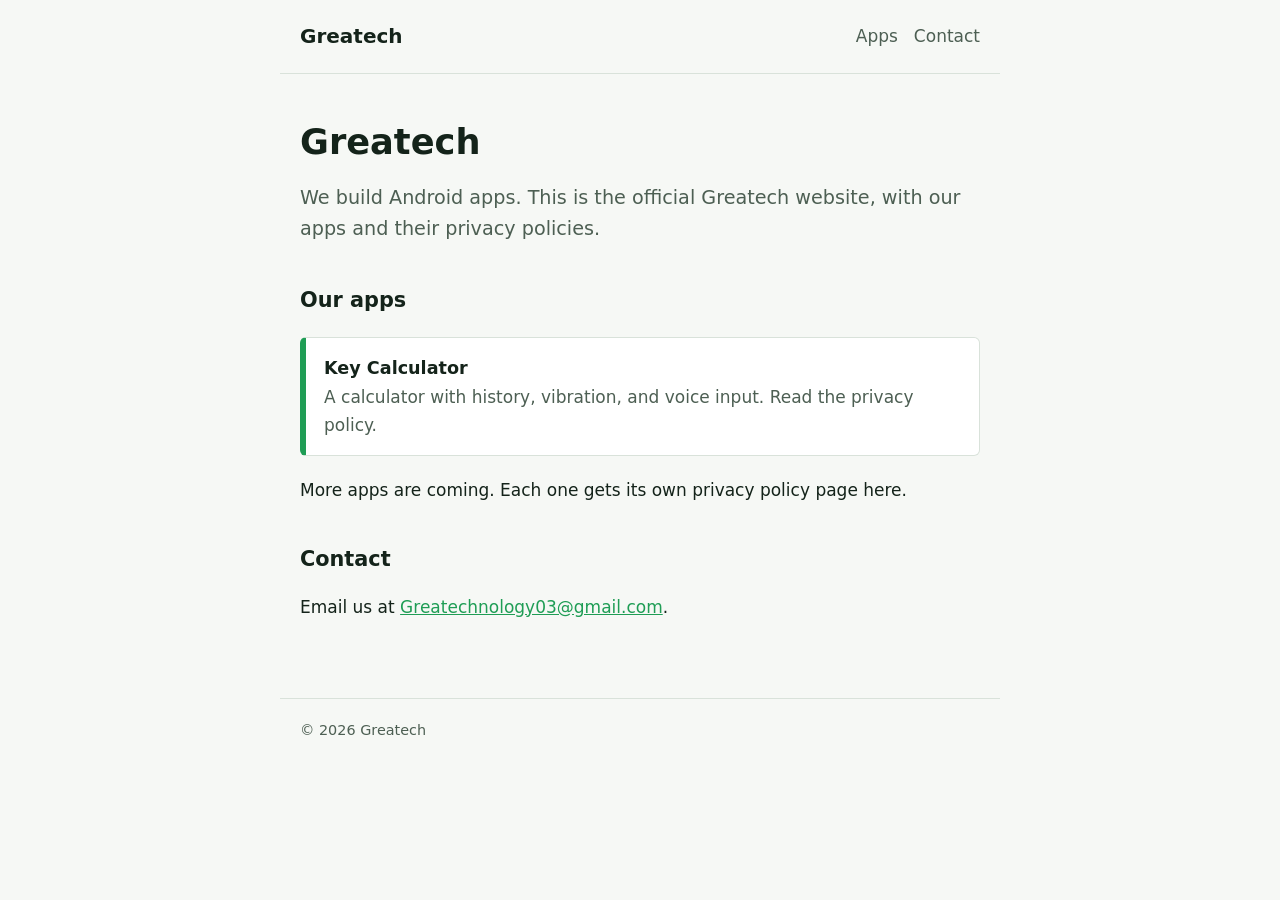
<file: index.html>
<!DOCTYPE html>
<html lang="en">
<head>
<meta charset="utf-8">
<meta name="viewport" content="width=device-width, initial-scale=1">
<title>Greatech – Android apps by Greatech</title>
<meta name="description" content="Greatech builds Android apps. Find our apps and their privacy policies here.">
<link rel="canonical" href="https://greatechnology.github.io/">
<link rel="stylesheet" href="/style.css">
</head>
<body>
<header><a class="brand" href="/">Greatech</a><nav><a href="/#apps">Apps</a><a href="/#contact">Contact</a></nav></header>
<main>
<h1>Greatech</h1>
<p class="lead">We build Android apps. This is the official Greatech website, with our apps and their privacy policies.</p>
<h2 id="apps">Our apps</h2>
<a class="app" href="/privacy/key-calculator.html"><strong>Key Calculator</strong><span>A calculator with history, vibration, and voice input. Read the privacy policy.</span></a>
<p>More apps are coming. Each one gets its own privacy policy page here.</p>
<h2 id="contact">Contact</h2>
<p>Email us at <a href="mailto:Greatechnology03@gmail.com">Greatechnology03@gmail.com</a>.</p>
</main>
<footer>&copy; 2026 Greatech</footer>
</body>
</html>
</file>
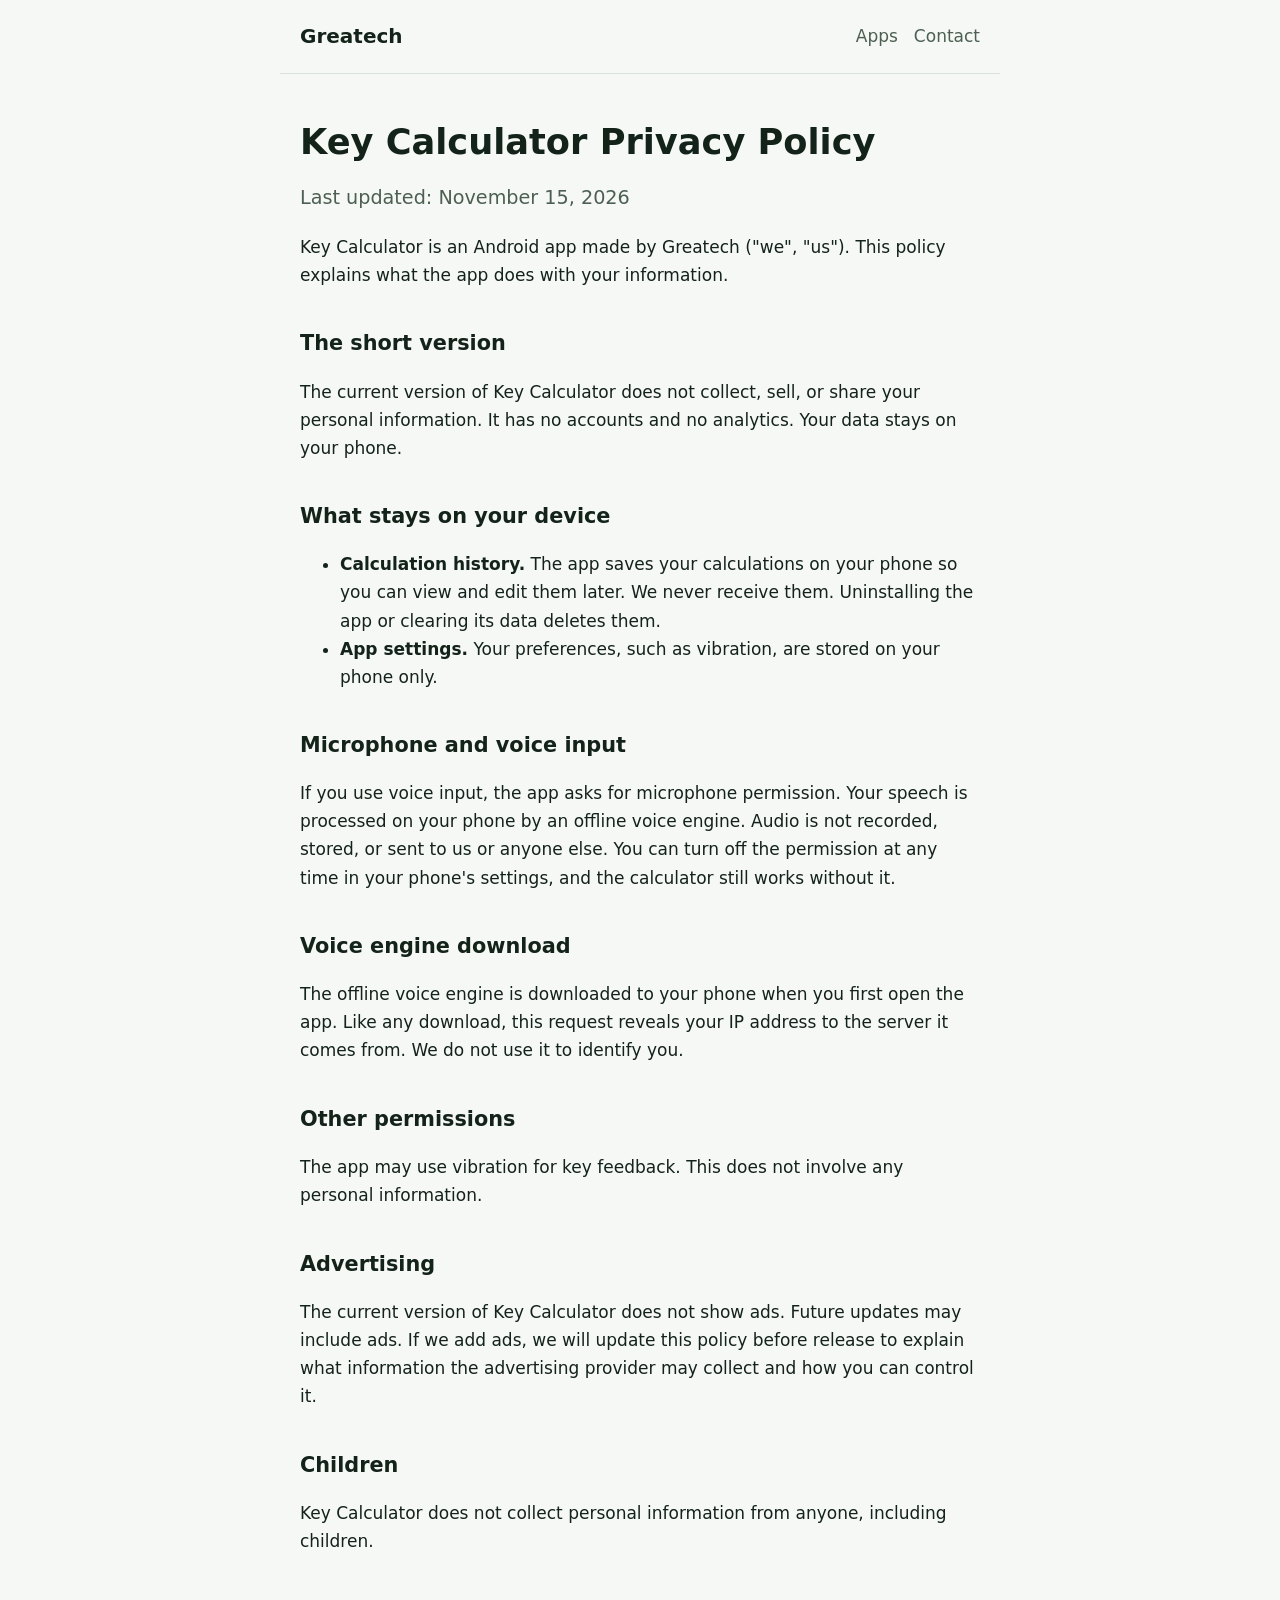
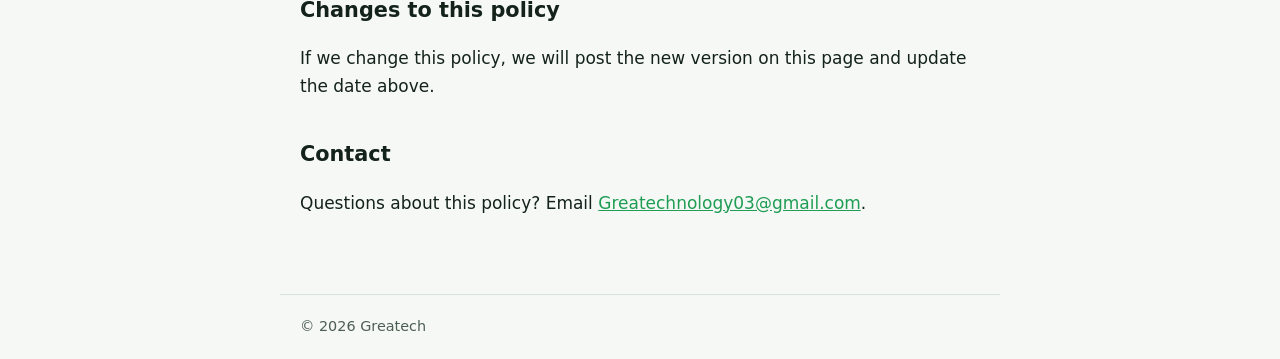
<file: privacy/key-calculator.html>
<!DOCTYPE html>
<html lang="en">
<head>
<meta charset="utf-8">
<meta name="viewport" content="width=device-width, initial-scale=1">
<title>Key Calculator Privacy Policy – Greatech</title>
<meta name="description" content="Privacy policy for Key Calculator, an Android app by Greatech.">
<link rel="canonical" href="https://greatechnology.github.io/privacy/key-calculator.html">
<link rel="stylesheet" href="/style.css">
</head>
<body>
<header><a class="brand" href="/">Greatech</a><nav><a href="/#apps">Apps</a><a href="/#contact">Contact</a></nav></header>
<main>
<h1>Key Calculator Privacy Policy</h1>
<p class="lead">Last updated: November 15, 2026</p>
<p>Key Calculator is an Android app made by Greatech ("we", "us"). This policy explains what the app does with your information.</p>

<h2>The short version</h2>
<p>The current version of Key Calculator does not collect, sell, or share your personal information. It has no accounts and no analytics. Your data stays on your phone.</p>

<h2>What stays on your device</h2>
<ul>
<li><strong>Calculation history.</strong> The app saves your calculations on your phone so you can view and edit them later. We never receive them. Uninstalling the app or clearing its data deletes them.</li>
<li><strong>App settings.</strong> Your preferences, such as vibration, are stored on your phone only.</li>
</ul>

<h2>Microphone and voice input</h2>
<p>If you use voice input, the app asks for microphone permission. Your speech is processed on your phone by an offline voice engine. Audio is not recorded, stored, or sent to us or anyone else. You can turn off the permission at any time in your phone's settings, and the calculator still works without it.</p>

<h2>Voice engine download</h2>
<p>The offline voice engine is downloaded to your phone when you first open the app. Like any download, this request reveals your IP address to the server it comes from. We do not use it to identify you.</p>

<h2>Other permissions</h2>
<p>The app may use vibration for key feedback. This does not involve any personal information.</p>

<h2>Advertising</h2>
<p>The current version of Key Calculator does not show ads. Future updates may include ads. If we add ads, we will update this policy before release to explain what information the advertising provider may collect and how you can control it.</p>

<h2>Children</h2>
<p>Key Calculator does not collect personal information from anyone, including children.</p>

<h2>Changes to this policy</h2>
<p>If we change this policy, we will post the new version on this page and update the date above.</p>

<h2>Contact</h2>
<p>Questions about this policy? Email <a href="mailto:Greatechnology03@gmail.com">Greatechnology03@gmail.com</a>.</p>
</main>
<footer>&copy; 2026 Greatech</footer>
</body>
</html>
</file>
<file: style.css>
:root{--bg:#f6f8f5;--ink:#14231a;--muted:#4d5f53;--green:#1f9d55;--line:#d9e2da;--card:#fff}
@media (prefers-color-scheme:dark){:root{--bg:#0f1712;--ink:#e8f1ea;--muted:#9bb0a1;--green:#3ddc84;--line:#24342a;--card:#16211a}}
*{box-sizing:border-box}
body{margin:0;background:var(--bg);color:var(--ink);font:17px/1.65 system-ui,-apple-system,"Segoe UI",Roboto,sans-serif}
header,main,footer{max-width:720px;margin:0 auto;padding:20px}
header{display:flex;justify-content:space-between;align-items:center;border-bottom:1px solid var(--line)}
header a.brand{font-weight:800;font-size:1.25rem;color:var(--ink);text-decoration:none}
nav a{margin-left:16px;color:var(--muted);text-decoration:none}
nav a:hover,a:focus-visible{color:var(--green);outline:none;text-decoration:underline}
h1{font-size:2.2rem;line-height:1.15;margin:.8em 0 .3em}
h2{font-size:1.3rem;margin:1.8em 0 .4em}
p,li{max-width:65ch}
.lead{font-size:1.2rem;color:var(--muted)}
.app{display:block;background:var(--card);border:1px solid var(--line);border-left:6px solid var(--green);border-radius:6px;padding:16px 18px;margin:20px 0;color:var(--ink);text-decoration:none}
.app strong{display:block;font-size:1.1rem}
.app span{color:var(--muted)}
.app:hover{border-color:var(--green)}
a{color:var(--green)}
footer{color:var(--muted);font-size:.9rem;border-top:1px solid var(--line);margin-top:40px}
</file>
